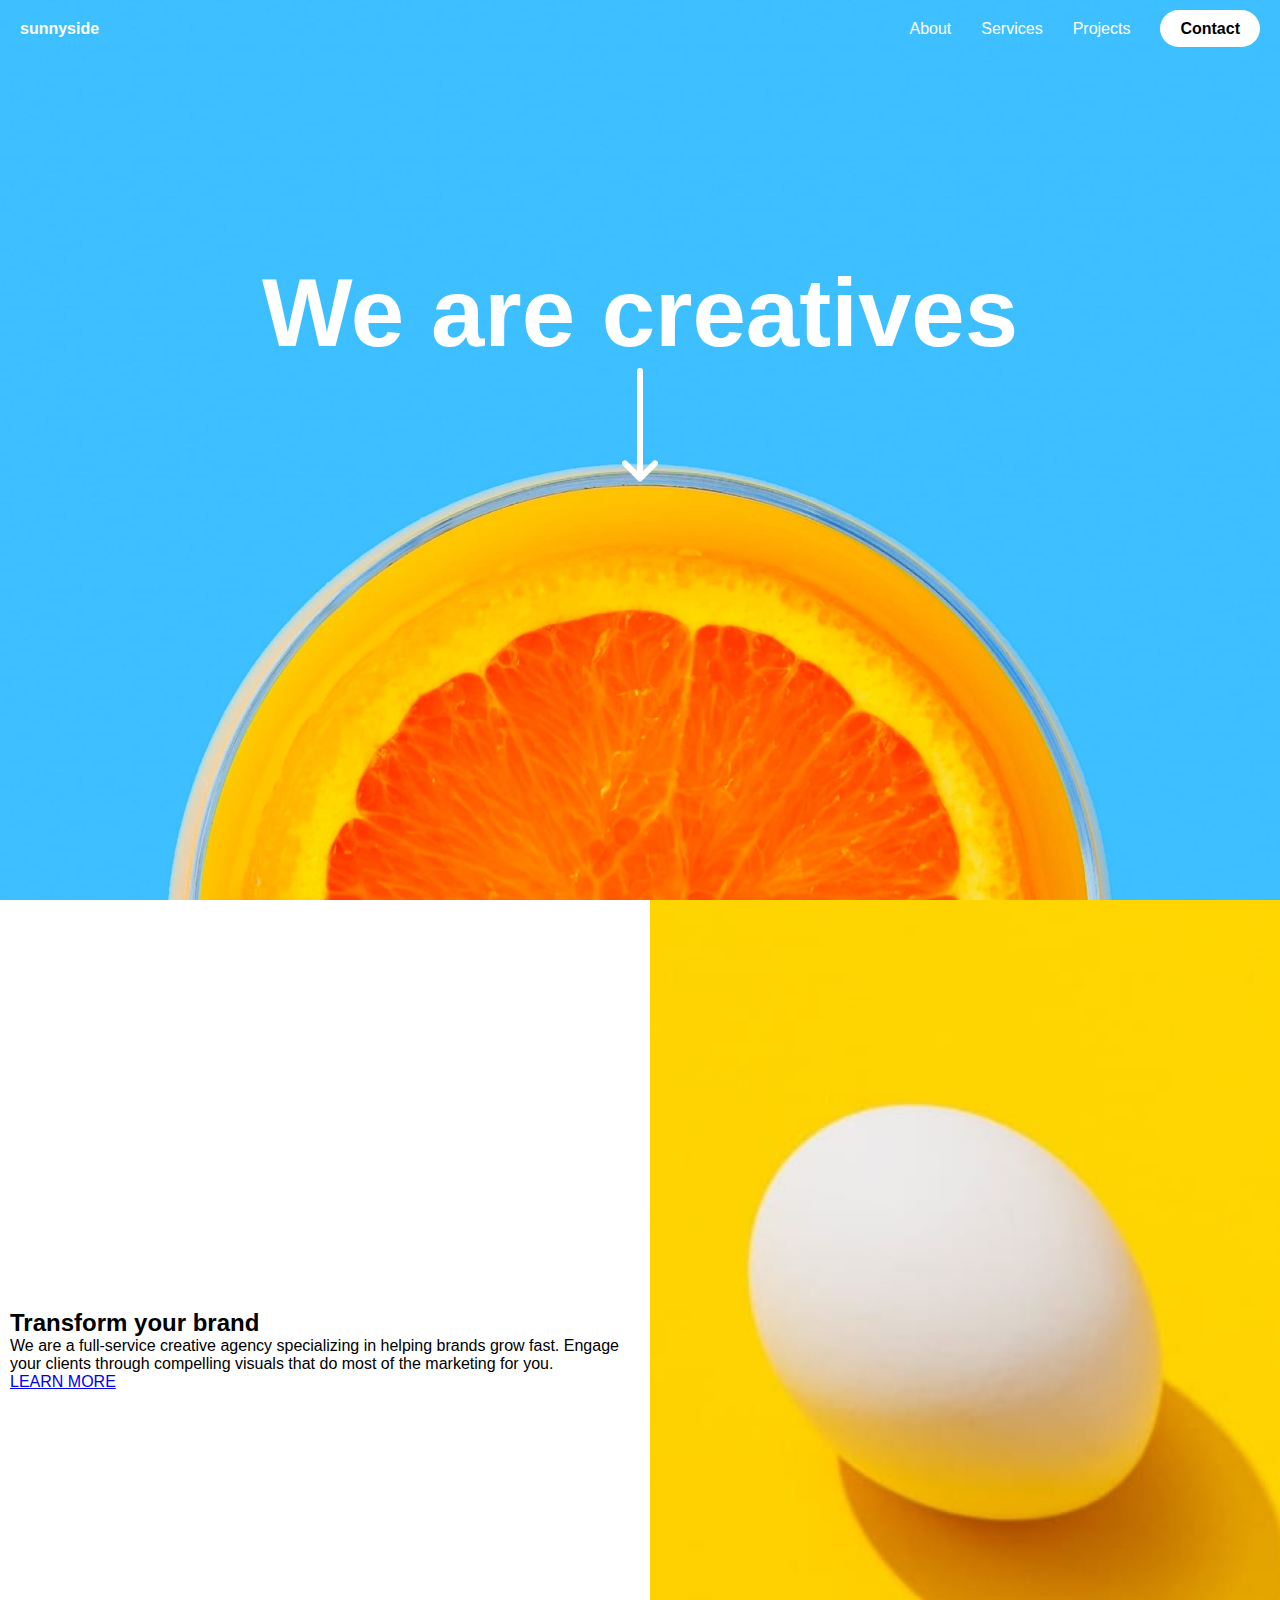
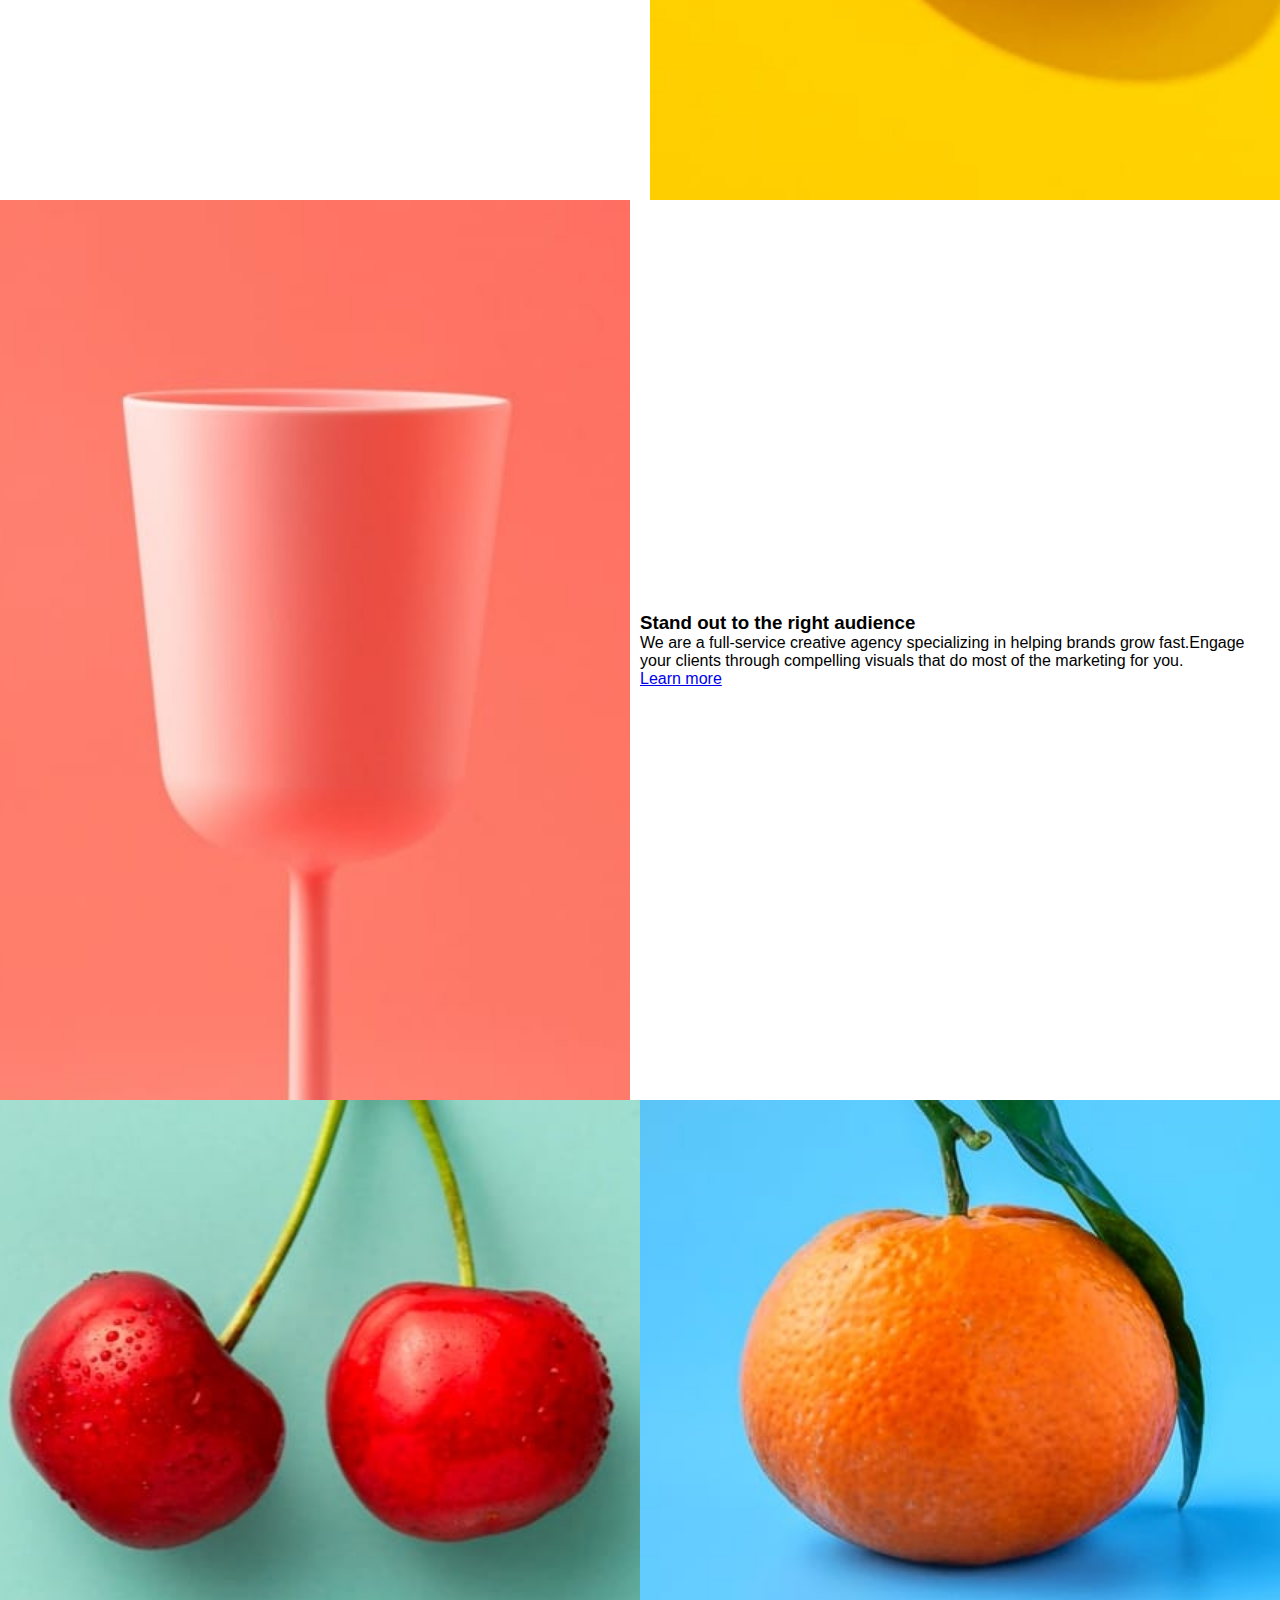
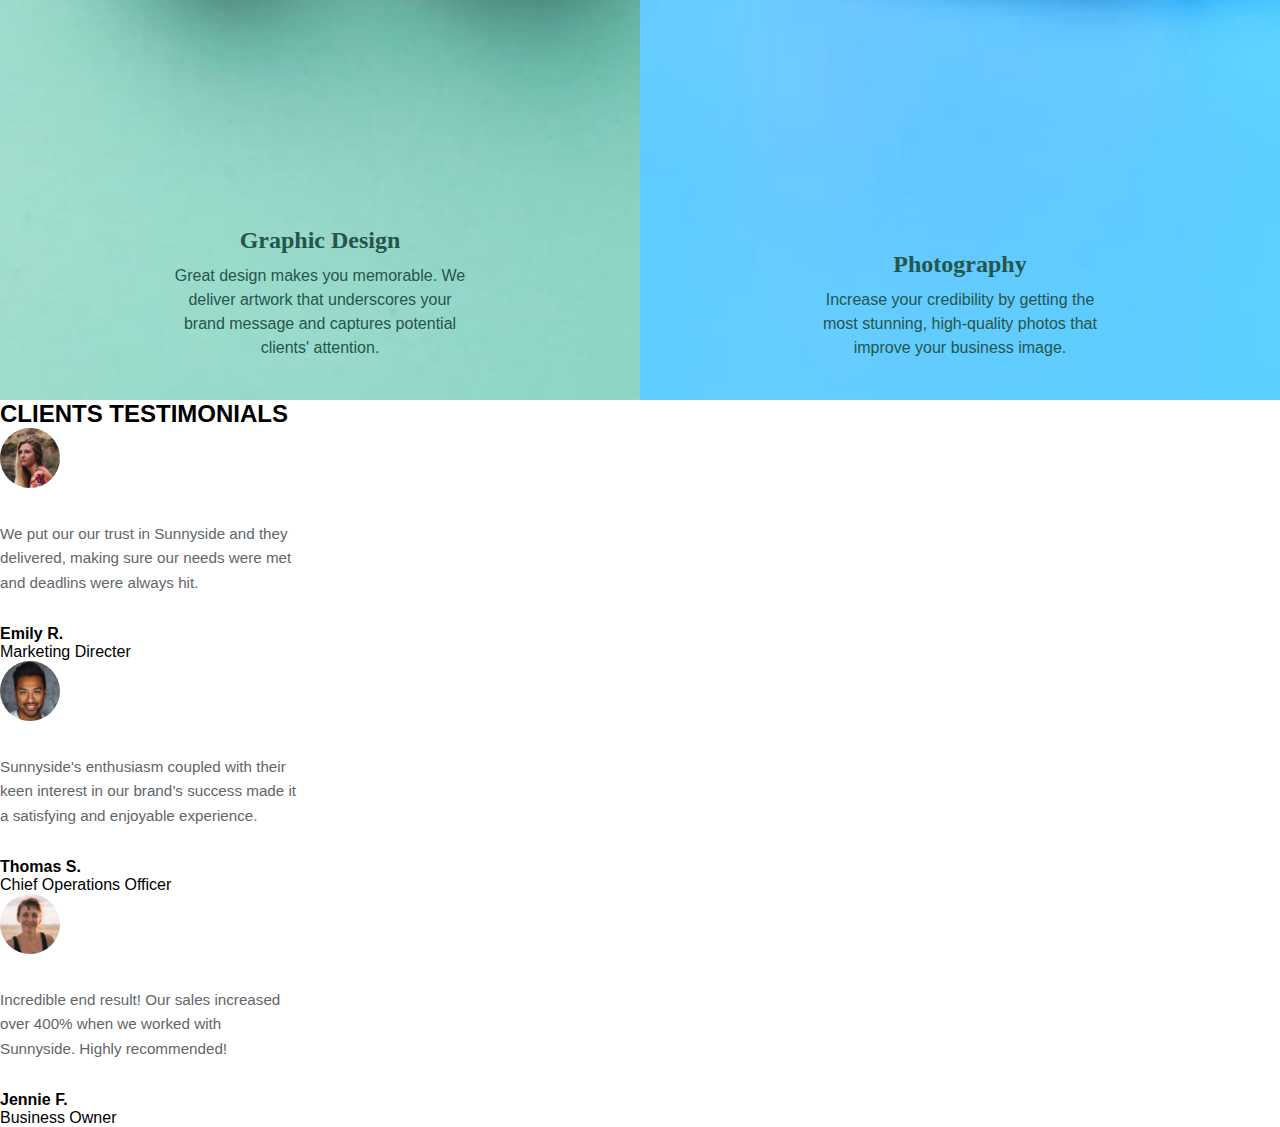
<file: sunnyside-agency-landing-page-main/index.html>
<!DOCTYPE html>
<html lang="en">
<head>
  <meta charset="UTF-8">
  <meta name="viewport" content="width=device-width, initial-scale=1.0"> 
  <link rel="icon" type="image/png" sizes="32x32" href="./images/favicon-32x32.png">
  <link rel="stylesheet" href="design/styles.css">
  <title>Frontend Mentor | Sunnyside agency landing page</title>
</head>

<body>
  <header style="background-image: url('images/desktop/image-header.jpg'); background-size: cover; background-position: center; height: 100vh; position: relative;">
  <nav style="display: flex; justify-content: space-between; align-items: center; padding: 20px; color: white;">
    <div id="logo">
      <li style="list-style: none; font-weight: bold;">sunnyside</li>
    </div>

    <ul style="display: flex; gap: 30px; list-style: none; margin: 0; padding: 0;">
      <li>About</li>
      <li>Services</li>
      <li>Projects</li>
      <li>
      <a href="#contact" style="background-color: white; color: black; padding: 10px 20px; border-radius: 25px; text-decoration: none; font-weight: bold;">
      Contact
      </a>
      </li>
    </ul>
  </nav>

  <div class="main-heading" style="text-align: center; color: white; font-size: 3rem; position: relative; margin-top: 200px;">
    <h1>We are creatives</h1>
    <img src="images/icon-arrow-down.svg" alt="Arrow Down" class="arrow-down">
  </div>
</header>

  <section class="row" style="width: 100%; height: 100vh;">
    <div class="column text-column1">
      <h2>Transform your brand</h2>
      <p>We are a full-service creative agency specializing in helping brands grow fast. Engage your clients through compelling visuals that do most of the marketing for you.</p>
      <a href="#">LEARN MORE</a>  
    </div>

    <div class="column image-column" style="background-image: url(images/desktop/image-transform.jpg); background-size: cover; position: relative; background-position: center; height: 100vh;">
    </div>
  </section>

  <section class="row">
    <div class="column image-column" style="background-image: url('images/desktop/image-stand-out.jpg'); background-size: cover; position: relative; background-position: center; height: 100vh;">
    </div>

    <div class="column text-column1">
      <h3>Stand out to the right audience</h3>
      <p>We are a full-service creative agency specializing in helping brands grow fast.Engage your clients through compelling visuals that do most of the marketing for you.</p>
      <a href="#">Learn more</a>
    </div>
  </section>

  <section class="design-photography">
    <div class="half graphic"  style="background-image: url(images/desktop/image-graphic-design.jpg);  background-size: cover; position: relative; background-position: center; height: 100vh;">
      <div class="text-overlay">
       <h3>Graphic Design</h3>
       <p>Great design makes you memorable. We deliver artwork that underscores your brand message and captures potential clients' attention.</p>
      </div>
    </div>

    <div class="half photography" style="background-image: url(images/desktop/image-photography.jpg); background-size: cover; position: relative; background-position: center; height: 100vh;">
      <div class="text-overlay">
       <h3>Photography</h3>
       <p>Increase your credibility by getting the most stunning, high-quality photos that improve your business image.</p>
      </div>
    </div>
  </section>

  <section class="testimonals-section">
    <div class="testimonals">
      <h2>CLIENTS TESTIMONIALS</h2>
      <div class="clients">
        <img src="images/image-emily.jpg" alt="emily-image">
        <p>We put our our trust in Sunnyside and they delivered, making sure our needs were met and deadlins were always hit.</p>
        <h4>Emily R.</h4>
        <span class="position">Marketing Directer</span>
      </div>

      <div class="clients">
        <img src="images/image-thomas.jpg" alt="thomas-image">
        <p>Sunnyside's enthusiasm coupled with their keen interest in our brand’s success made it a satisfying and enjoyable experience.</p>
        <h4>Thomas S.</h4>
        <span class="position">Chief Operations Officer</span>
      </div>

      <div class="clients">
        <img src="images/image-jennie.jpg" alt="emily-image">
        <p>Incredible end result! Our sales increased over 400% when we worked with Sunnyside. Highly recommended!</p>
        <h4>Jennie F.</h4>
        <span class="position">Business Owner</span>
      </div>
    </div>
  </section>
</body>
</html>
</file>
<file: sunnyside-agency-landing-page-main/design/styles.css>
*{
   margin: 0;
   padding: 0;
   box-sizing: border-box;
}

html {
    width: 100%;
    height: 100%;   
}

body {
    font-family: Arial, sans-serif;
    width: 100%;
    height: 100vh;
}

header {
  background-image: url('images/desktop/image-header.jpg');
  background-size: cover;
  background-position: center;
  height: 100vh;
  position: relative;
}

nav {
  display: flex;
  justify-content: space-between;
  align-items: center;
  padding: 20px;
}

nav ul {
  display: flex;
  gap: 30px;
  list-style: none;
  margin: 0;
  padding: 0;
}

.row {
  display: flex;
  flex-direction: row;
  width: 100%;
}

.column {
  flex: 1;
  box-sizing: border-box;
  width: 100%;
}

.image-column img {
  width: 100%;
  height: auto;
  display: block;
}

.text-column1 {
  display: flex;
  flex-direction: column;
  justify-content: center;
  margin: 10px;
  width: 50%;
}

.design-photography {
  display: flex;
  flex-wrap: wrap;
  width: 100%;
}

.half {
  flex: 1;
  position: relative;
  height: 500px;
  background-size: cover;
  background-position: center;
  color: hsl(167, 40%, 24%); /* dark teal for text */
  text-align: center;
  display: flex;
  align-items: flex-end;
  justify-content: center;
  padding: 40px;
  box-sizing: border-box;
}

.text-overlay {
  max-width: 300px;
}

.text-overlay h3 {
  font-family: 'Fraunces', serif;
  font-weight: bold;
  font-size: 1.5rem;
  margin-bottom: 10px;
}

.text-overlay p {
  font-family: 'Barlow', sans-serif;
  font-size: 1rem;
  line-height: 1.5;
}

.testimonials-section {
  text-align: center;
  padding: 80px 20px;
  background-color: hsl(0, 0%, 98%);
}

.testimonials h2 {
  font-family: 'Fraunces', serif;
  text-transform: uppercase;
  font-size: 1.2rem;
  letter-spacing: 3px;
  color: hsl(210, 4%, 40%);
  margin-bottom: 60px;
}

.testimonials {
  display: flex;
  justify-content: center;
  gap: 40px;
  flex-wrap: wrap; /* mobile-friendly */
}

.clients {
  max-width: 300px;
}

.clients img {
  width: 60px;
  height: 60px;
  border-radius: 50%;
  margin-bottom: 30px;
}

.clients p {
  font-family: 'Barlow', sans-serif;
  font-size: 0.95rem;
  line-height: 1.6;
  color: hsl(210, 4%, 40%);
  margin-bottom: 30px;
}

.testimonial h4 {
  font-family: 'Fraunces', serif;
  font-weight: bold;
  margin-bottom: 5px;
}

.role {
  display: block;
  font-family: 'Barlow', sans-serif;
  font-size: 0.85rem;
  color: hsl(210, 4%, 60%);
}
</file>
